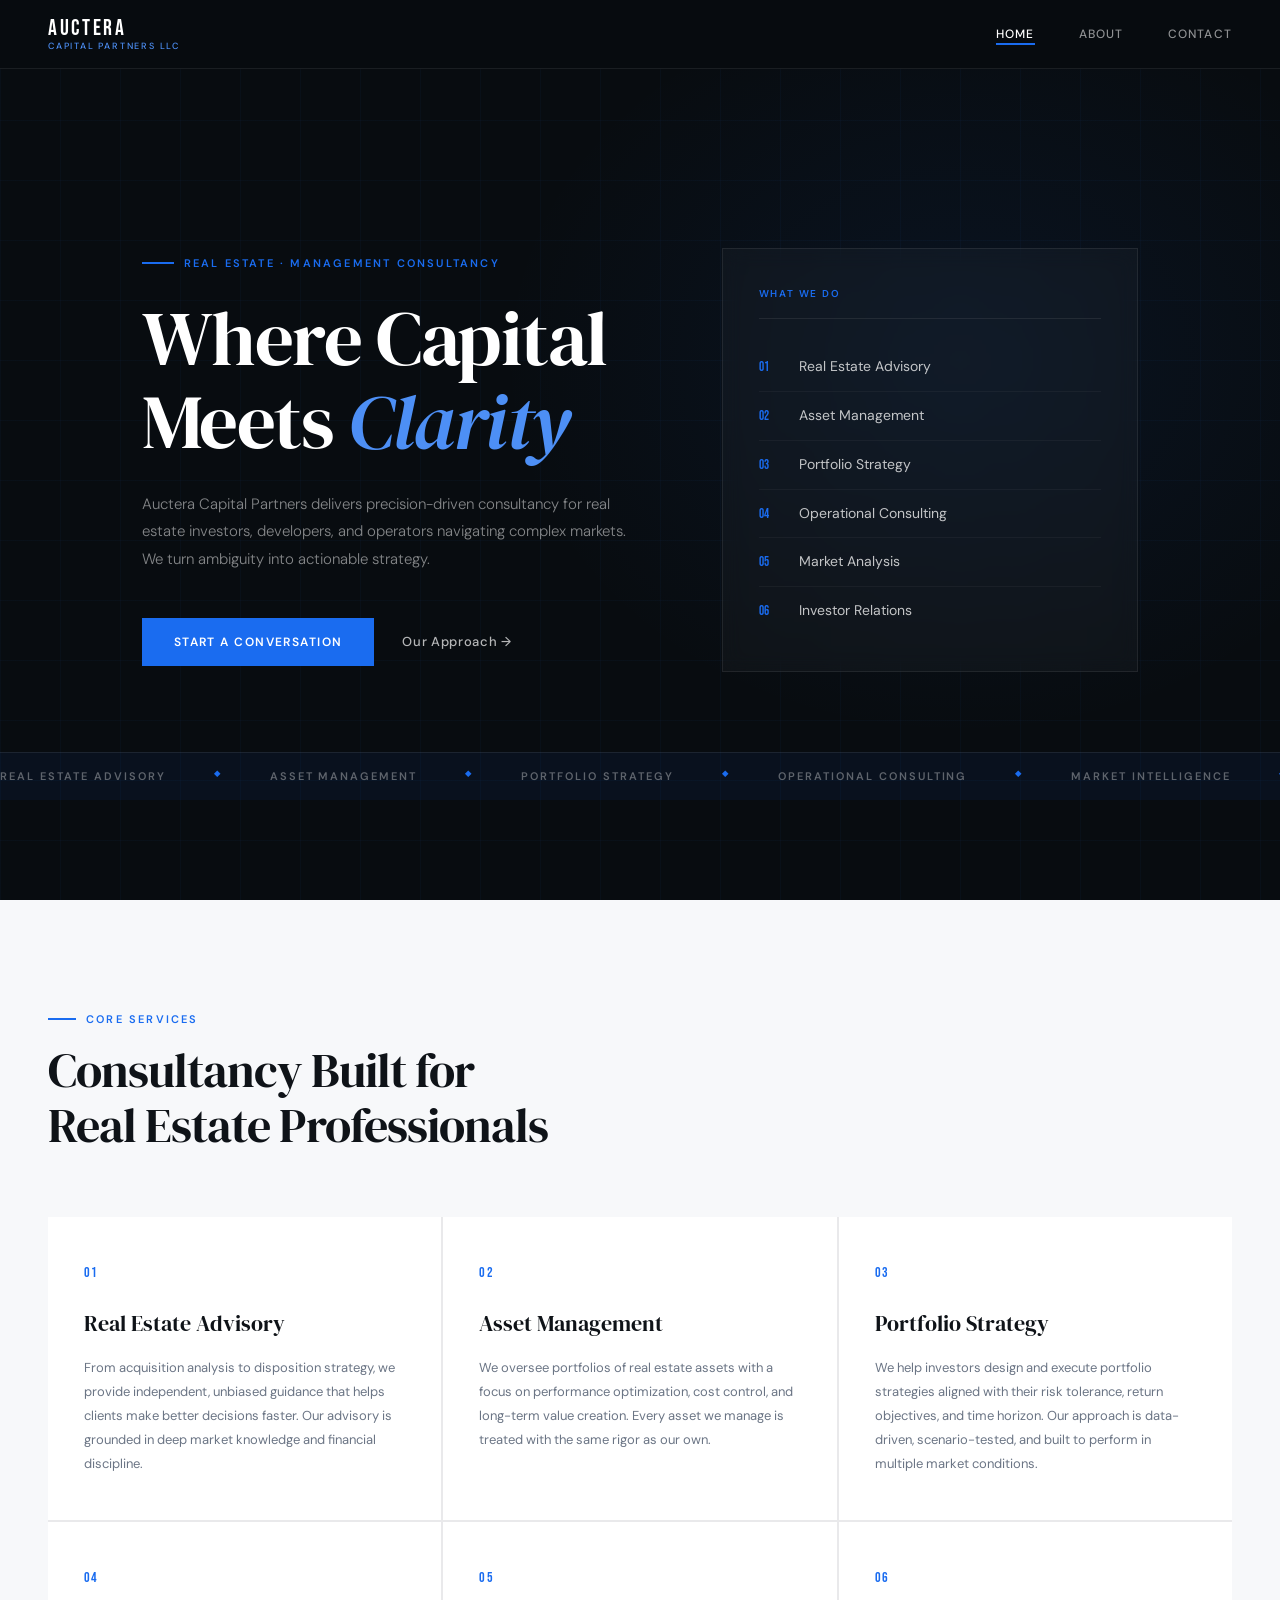
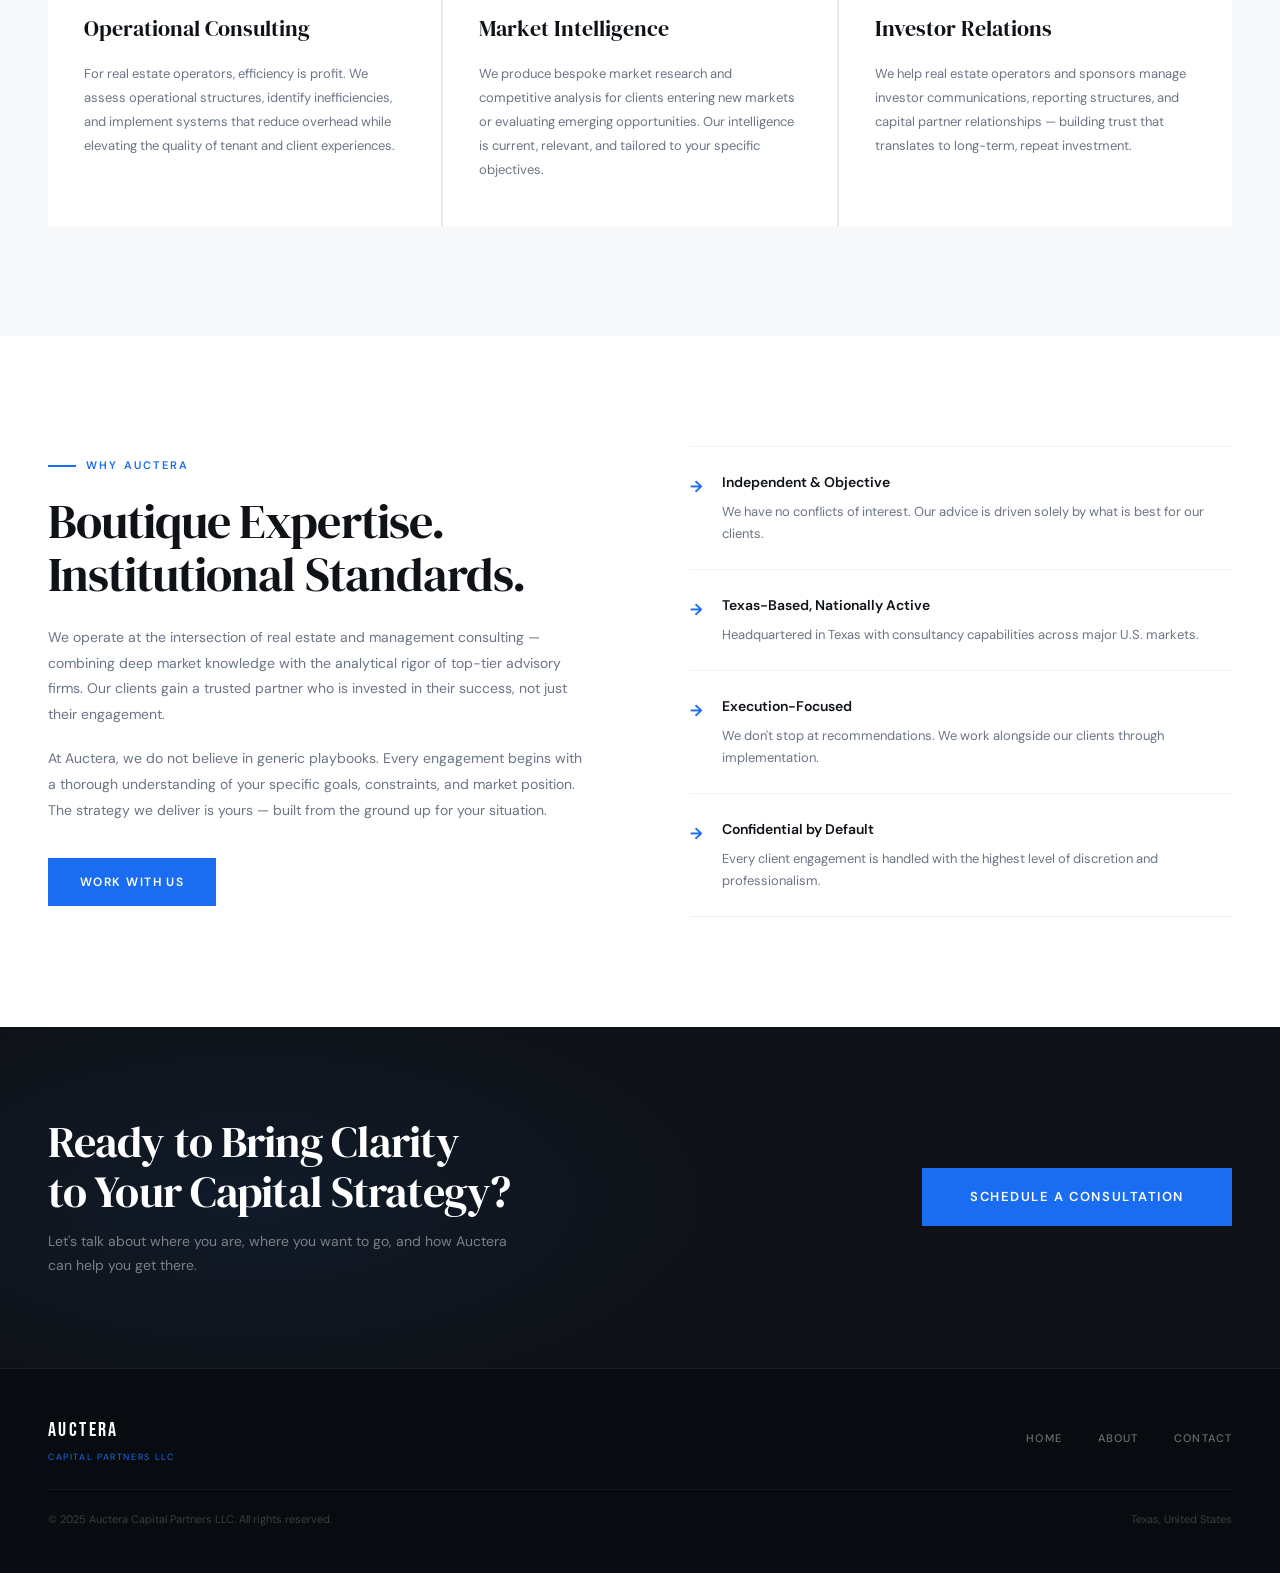
<file: index.html>
<!DOCTYPE html>
<html lang="en">
<head>
<meta charset="UTF-8">
<meta name="viewport" content="width=device-width, initial-scale=1.0">
<title>Auctera Capital Partners LLC</title>
<link href="https://fonts.googleapis.com/css2?family=Bebas+Neue&family=DM+Sans:wght@300;400;500;600&family=DM+Serif+Display:ital@0;1&display=swap" rel="stylesheet">
<link rel="stylesheet" href="style.css">
</head>
<body>
<nav class="nav">
  <div class="nav-inner">
    <a href="index.html" class="logo">
      <div class="logo-wordmark">AUCTERA</div>
      <div class="logo-sub">Capital Partners LLC</div>
    </a>
    <ul class="nav-links">
      <li><a href="index.html" class="active">Home</a></li>
      <li><a href="about.html">About</a></li>
      <li><a href="contact.html">Contact</a></li>
    </ul>
    <button class="hamburger" id="hamburger">&#9776;</button>
  </div>
</nav>

<section class="hero">
  <div class="hero-grid-bg"></div>
  <div class="hero-inner">
    <div class="hero-left">
      <div class="hero-tag">Real Estate · Management Consultancy</div>
      <h1 class="hero-title">Where Capital<br>Meets <em>Clarity</em></h1>
      <p class="hero-desc">Auctera Capital Partners delivers precision-driven consultancy for real estate investors, developers, and operators navigating complex markets. We turn ambiguity into actionable strategy.</p>
      <div class="hero-actions">
        <a href="contact.html" class="btn-primary">Start a Conversation</a>
        <a href="about.html" class="btn-outline">Our Approach →</a>
      </div>
    </div>
    <div class="hero-right">
      <div class="hero-card">
        <div class="hero-card-label">What We Do</div>
        <ul class="hero-card-list">
          <li><span class="hc-num">01</span>Real Estate Advisory</li>
          <li><span class="hc-num">02</span>Asset Management</li>
          <li><span class="hc-num">03</span>Portfolio Strategy</li>
          <li><span class="hc-num">04</span>Operational Consulting</li>
          <li><span class="hc-num">05</span>Market Analysis</li>
          <li><span class="hc-num">06</span>Investor Relations</li>
        </ul>
      </div>
    </div>
  </div>
  <div class="hero-ticker">
    <div class="ticker-inner">
      <span>Real Estate Advisory</span><span class="sep">◆</span>
      <span>Asset Management</span><span class="sep">◆</span>
      <span>Portfolio Strategy</span><span class="sep">◆</span>
      <span>Operational Consulting</span><span class="sep">◆</span>
      <span>Market Intelligence</span><span class="sep">◆</span>
      <span>Real Estate Advisory</span><span class="sep">◆</span>
      <span>Asset Management</span><span class="sep">◆</span>
      <span>Portfolio Strategy</span><span class="sep">◆</span>
      <span>Operational Consulting</span><span class="sep">◆</span>
      <span>Market Intelligence</span><span class="sep">◆</span>
    </div>
  </div>
</section>

<section class="services">
  <div class="container">
    <div class="section-head">
      <div class="section-tag">Core Services</div>
      <h2>Consultancy Built for<br>Real Estate Professionals</h2>
    </div>
    <div class="services-grid">
      <div class="service-card">
        <div class="service-num">01</div>
        <h3>Real Estate Advisory</h3>
        <p>From acquisition analysis to disposition strategy, we provide independent, unbiased guidance that helps clients make better decisions faster. Our advisory is grounded in deep market knowledge and financial discipline.</p>
        <div class="service-line"></div>
      </div>
      <div class="service-card">
        <div class="service-num">02</div>
        <h3>Asset Management</h3>
        <p>We oversee portfolios of real estate assets with a focus on performance optimization, cost control, and long-term value creation. Every asset we manage is treated with the same rigor as our own.</p>
        <div class="service-line"></div>
      </div>
      <div class="service-card">
        <div class="service-num">03</div>
        <h3>Portfolio Strategy</h3>
        <p>We help investors design and execute portfolio strategies aligned with their risk tolerance, return objectives, and time horizon. Our approach is data-driven, scenario-tested, and built to perform in multiple market conditions.</p>
        <div class="service-line"></div>
      </div>
      <div class="service-card">
        <div class="service-num">04</div>
        <h3>Operational Consulting</h3>
        <p>For real estate operators, efficiency is profit. We assess operational structures, identify inefficiencies, and implement systems that reduce overhead while elevating the quality of tenant and client experiences.</p>
        <div class="service-line"></div>
      </div>
      <div class="service-card">
        <div class="service-num">05</div>
        <h3>Market Intelligence</h3>
        <p>We produce bespoke market research and competitive analysis for clients entering new markets or evaluating emerging opportunities. Our intelligence is current, relevant, and tailored to your specific objectives.</p>
        <div class="service-line"></div>
      </div>
      <div class="service-card">
        <div class="service-num">06</div>
        <h3>Investor Relations</h3>
        <p>We help real estate operators and sponsors manage investor communications, reporting structures, and capital partner relationships — building trust that translates to long-term, repeat investment.</p>
        <div class="service-line"></div>
      </div>
    </div>
  </div>
</section>

<section class="why">
  <div class="container why-inner">
    <div class="why-left">
      <div class="section-tag">Why Auctera</div>
      <h2>Boutique Expertise.<br>Institutional Standards.</h2>
      <p>We operate at the intersection of real estate and management consulting — combining deep market knowledge with the analytical rigor of top-tier advisory firms. Our clients gain a trusted partner who is invested in their success, not just their engagement.</p>
      <p>At Auctera, we do not believe in generic playbooks. Every engagement begins with a thorough understanding of your specific goals, constraints, and market position. The strategy we deliver is yours — built from the ground up for your situation.</p>
      <a href="contact.html" class="btn-primary">Work With Us</a>
    </div>
    <div class="why-right">
      <div class="why-points">
        <div class="why-point">
          <div class="wp-icon">→</div>
          <div>
            <div class="wp-title">Independent & Objective</div>
            <p>We have no conflicts of interest. Our advice is driven solely by what is best for our clients.</p>
          </div>
        </div>
        <div class="why-point">
          <div class="wp-icon">→</div>
          <div>
            <div class="wp-title">Texas-Based, Nationally Active</div>
            <p>Headquartered in Texas with consultancy capabilities across major U.S. markets.</p>
          </div>
        </div>
        <div class="why-point">
          <div class="wp-icon">→</div>
          <div>
            <div class="wp-title">Execution-Focused</div>
            <p>We don't stop at recommendations. We work alongside our clients through implementation.</p>
          </div>
        </div>
        <div class="why-point">
          <div class="wp-icon">→</div>
          <div>
            <div class="wp-title">Confidential by Default</div>
            <p>Every client engagement is handled with the highest level of discretion and professionalism.</p>
          </div>
        </div>
      </div>
    </div>
  </div>
</section>

<section class="cta">
  <div class="container cta-inner">
    <div class="cta-text">
      <h2>Ready to Bring Clarity<br>to Your Capital Strategy?</h2>
      <p>Let's talk about where you are, where you want to go, and how Auctera can help you get there.</p>
    </div>
    <a href="contact.html" class="btn-primary btn-large">Schedule a Consultation</a>
  </div>
</section>

<footer class="footer">
  <div class="container footer-inner">
    <div class="footer-brand">
      <div class="footer-wordmark">AUCTERA</div>
      <div class="footer-tagline">Capital Partners LLC</div>
    </div>
    <div class="footer-nav">
      <a href="index.html">Home</a>
      <a href="about.html">About</a>
      <a href="contact.html">Contact</a>
    </div>
    <div class="footer-bottom">
      <span>&copy; 2025 Auctera Capital Partners LLC. All rights reserved.</span>
      <span>Texas, United States</span>
    </div>
  </div>
</footer>
<script src="main.js"></script>
</body>
</html>
</file>
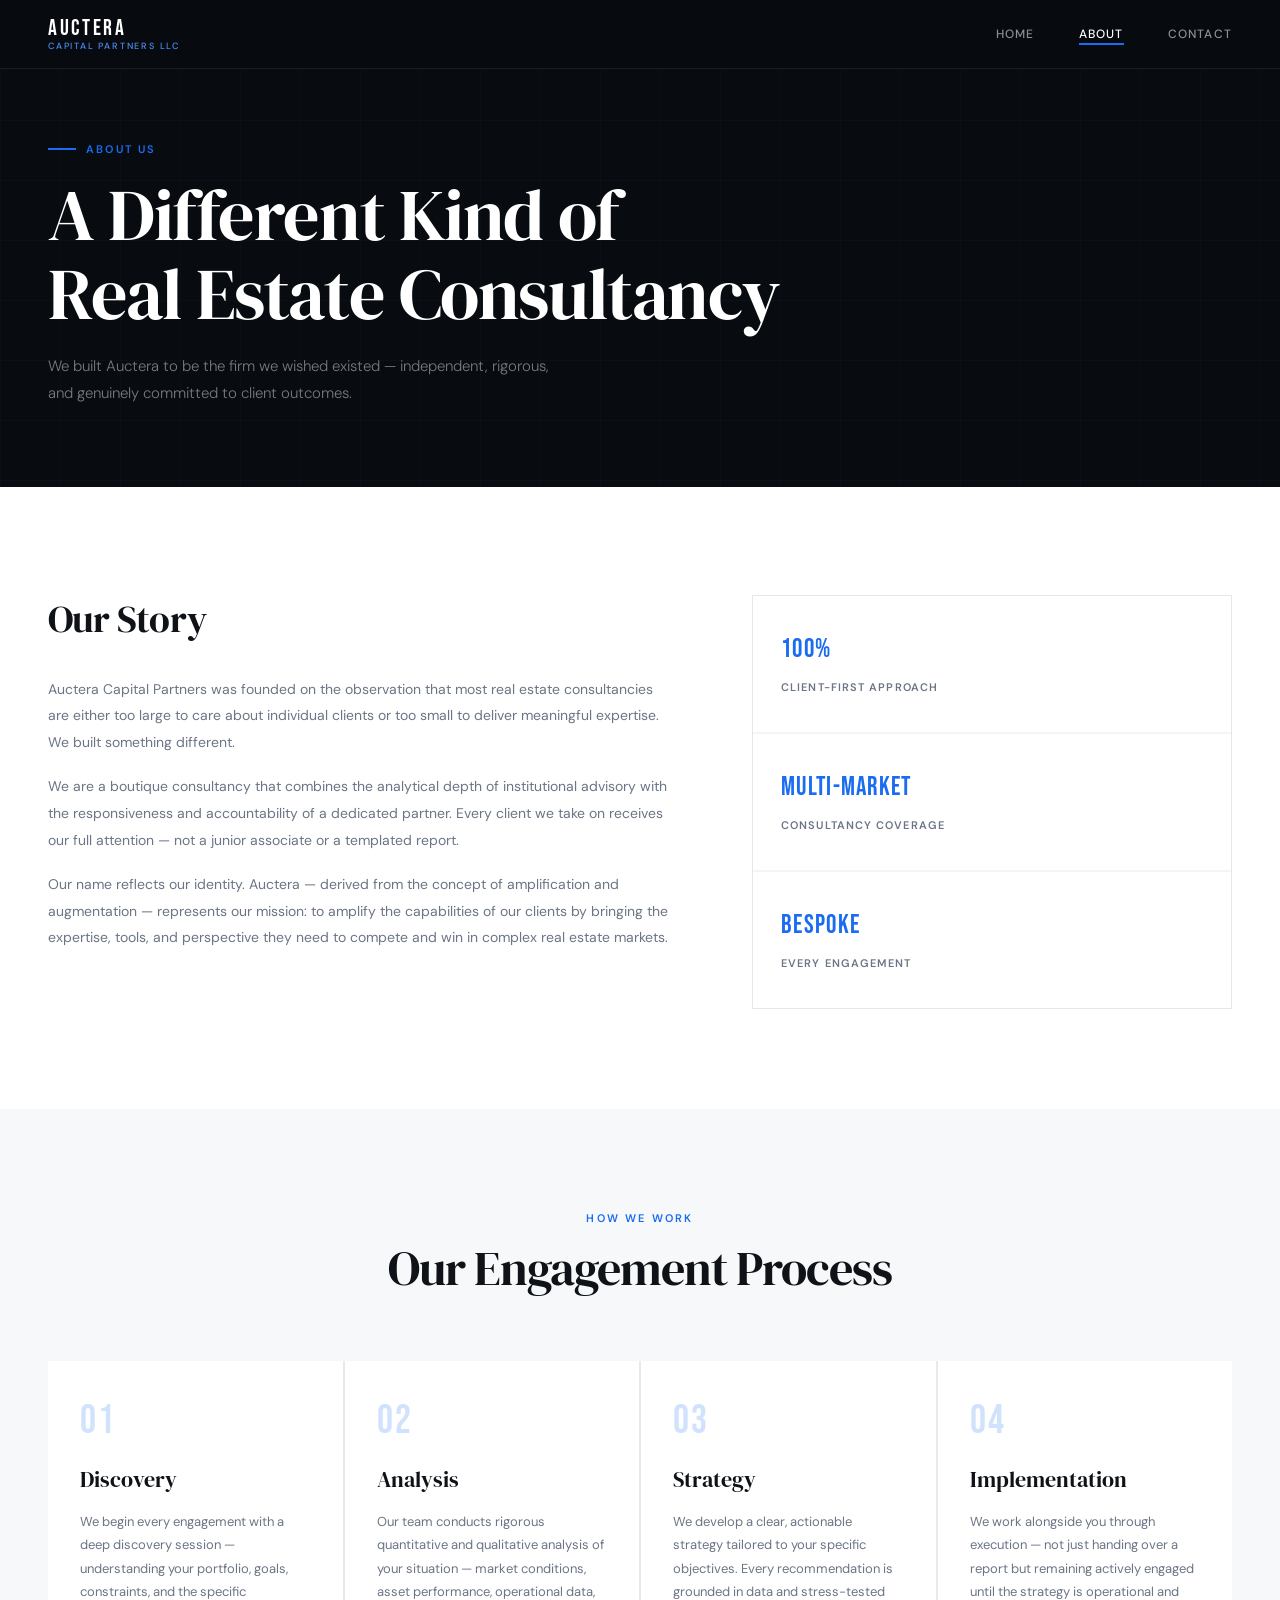
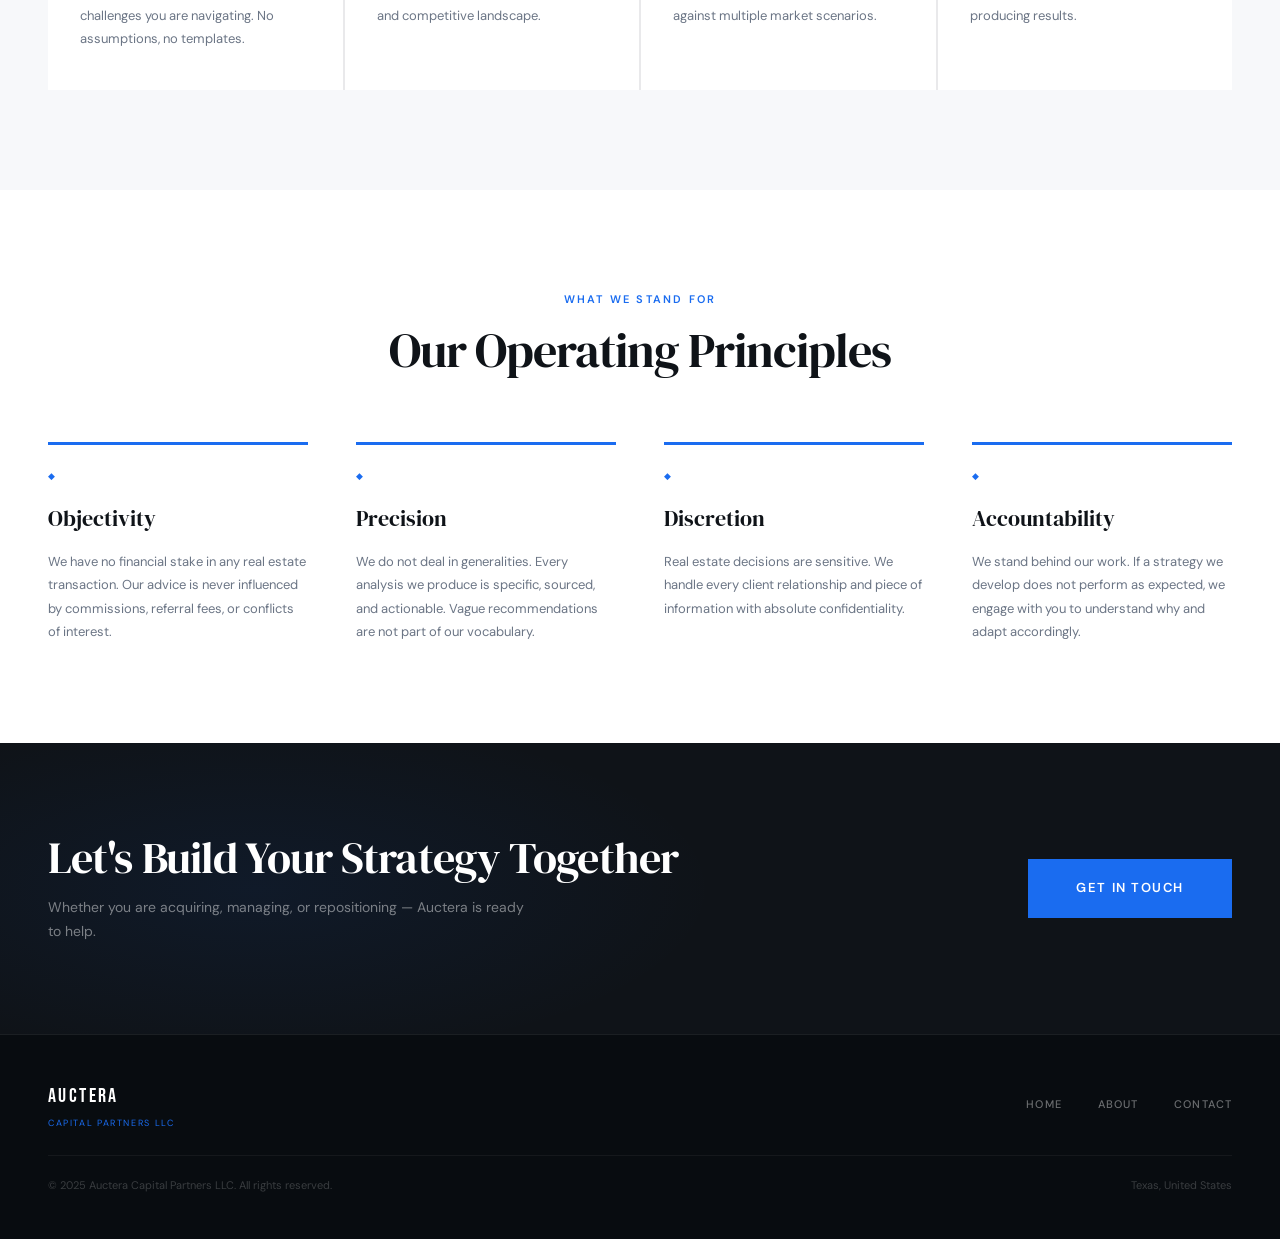
<file: about.html>
<!DOCTYPE html>
<html lang="en">
<head>
<meta charset="UTF-8">
<meta name="viewport" content="width=device-width, initial-scale=1.0">
<title>About — Auctera Capital Partners LLC</title>
<link href="https://fonts.googleapis.com/css2?family=Bebas+Neue&family=DM+Sans:wght@300;400;500;600&family=DM+Serif+Display:ital@0;1&display=swap" rel="stylesheet">
<link rel="stylesheet" href="style.css">
</head>
<body>
<nav class="nav">
  <div class="nav-inner">
    <a href="index.html" class="logo">
      <div class="logo-wordmark">AUCTERA</div>
      <div class="logo-sub">Capital Partners LLC</div>
    </a>
    <ul class="nav-links">
      <li><a href="index.html">Home</a></li>
      <li><a href="about.html" class="active">About</a></li>
      <li><a href="contact.html">Contact</a></li>
    </ul>
    <button class="hamburger" id="hamburger">&#9776;</button>
  </div>
</nav>

<section class="page-banner">
  <div class="container">
    <div class="section-tag">About Us</div>
    <h1 class="page-title">A Different Kind of<br>Real Estate Consultancy</h1>
    <p class="page-sub">We built Auctera to be the firm we wished existed — independent, rigorous, and genuinely committed to client outcomes.</p>
  </div>
</section>

<section class="about-story">
  <div class="container story-grid">
    <div class="story-text">
      <h2>Our Story</h2>
      <p>Auctera Capital Partners was founded on the observation that most real estate consultancies are either too large to care about individual clients or too small to deliver meaningful expertise. We built something different.</p>
      <p>We are a boutique consultancy that combines the analytical depth of institutional advisory with the responsiveness and accountability of a dedicated partner. Every client we take on receives our full attention — not a junior associate or a templated report.</p>
      <p>Our name reflects our identity. Auctera — derived from the concept of amplification and augmentation — represents our mission: to amplify the capabilities of our clients by bringing the expertise, tools, and perspective they need to compete and win in complex real estate markets.</p>
    </div>
    <div class="story-aside">
      <div class="aside-block">
        <div class="aside-num">100%</div>
        <div class="aside-label">Client-First Approach</div>
      </div>
      <div class="aside-block">
        <div class="aside-num">Multi-Market</div>
        <div class="aside-label">Consultancy Coverage</div>
      </div>
      <div class="aside-block">
        <div class="aside-num">Bespoke</div>
        <div class="aside-label">Every Engagement</div>
      </div>
    </div>
  </div>
</section>

<section class="about-process">
  <div class="container">
    <div class="section-head centered">
      <div class="section-tag">How We Work</div>
      <h2>Our Engagement Process</h2>
    </div>
    <div class="process-track">
      <div class="process-step">
        <div class="ps-num">01</div>
        <div class="ps-body">
          <h3>Discovery</h3>
          <p>We begin every engagement with a deep discovery session — understanding your portfolio, goals, constraints, and the specific challenges you are navigating. No assumptions, no templates.</p>
        </div>
      </div>
      <div class="process-step">
        <div class="ps-num">02</div>
        <div class="ps-body">
          <h3>Analysis</h3>
          <p>Our team conducts rigorous quantitative and qualitative analysis of your situation — market conditions, asset performance, operational data, and competitive landscape.</p>
        </div>
      </div>
      <div class="process-step">
        <div class="ps-num">03</div>
        <div class="ps-body">
          <h3>Strategy</h3>
          <p>We develop a clear, actionable strategy tailored to your specific objectives. Every recommendation is grounded in data and stress-tested against multiple market scenarios.</p>
        </div>
      </div>
      <div class="process-step">
        <div class="ps-num">04</div>
        <div class="ps-body">
          <h3>Implementation</h3>
          <p>We work alongside you through execution — not just handing over a report but remaining actively engaged until the strategy is operational and producing results.</p>
        </div>
      </div>
    </div>
  </div>
</section>

<section class="about-values">
  <div class="container">
    <div class="section-head centered">
      <div class="section-tag">What We Stand For</div>
      <h2>Our Operating Principles</h2>
    </div>
    <div class="principles-grid">
      <div class="principle">
        <div class="p-icon">◆</div>
        <h3>Objectivity</h3>
        <p>We have no financial stake in any real estate transaction. Our advice is never influenced by commissions, referral fees, or conflicts of interest.</p>
      </div>
      <div class="principle">
        <div class="p-icon">◆</div>
        <h3>Precision</h3>
        <p>We do not deal in generalities. Every analysis we produce is specific, sourced, and actionable. Vague recommendations are not part of our vocabulary.</p>
      </div>
      <div class="principle">
        <div class="p-icon">◆</div>
        <h3>Discretion</h3>
        <p>Real estate decisions are sensitive. We handle every client relationship and piece of information with absolute confidentiality.</p>
      </div>
      <div class="principle">
        <div class="p-icon">◆</div>
        <h3>Accountability</h3>
        <p>We stand behind our work. If a strategy we develop does not perform as expected, we engage with you to understand why and adapt accordingly.</p>
      </div>
    </div>
  </div>
</section>

<section class="cta">
  <div class="container cta-inner">
    <div class="cta-text">
      <h2>Let's Build Your Strategy Together</h2>
      <p>Whether you are acquiring, managing, or repositioning — Auctera is ready to help.</p>
    </div>
    <a href="contact.html" class="btn-primary btn-large">Get In Touch</a>
  </div>
</section>

<footer class="footer">
  <div class="container footer-inner">
    <div class="footer-brand">
      <div class="footer-wordmark">AUCTERA</div>
      <div class="footer-tagline">Capital Partners LLC</div>
    </div>
    <div class="footer-nav">
      <a href="index.html">Home</a>
      <a href="about.html">About</a>
      <a href="contact.html">Contact</a>
    </div>
    <div class="footer-bottom">
      <span>&copy; 2025 Auctera Capital Partners LLC. All rights reserved.</span>
      <span>Texas, United States</span>
    </div>
  </div>
</footer>
<script src="main.js"></script>
</body>
</html>
</file>
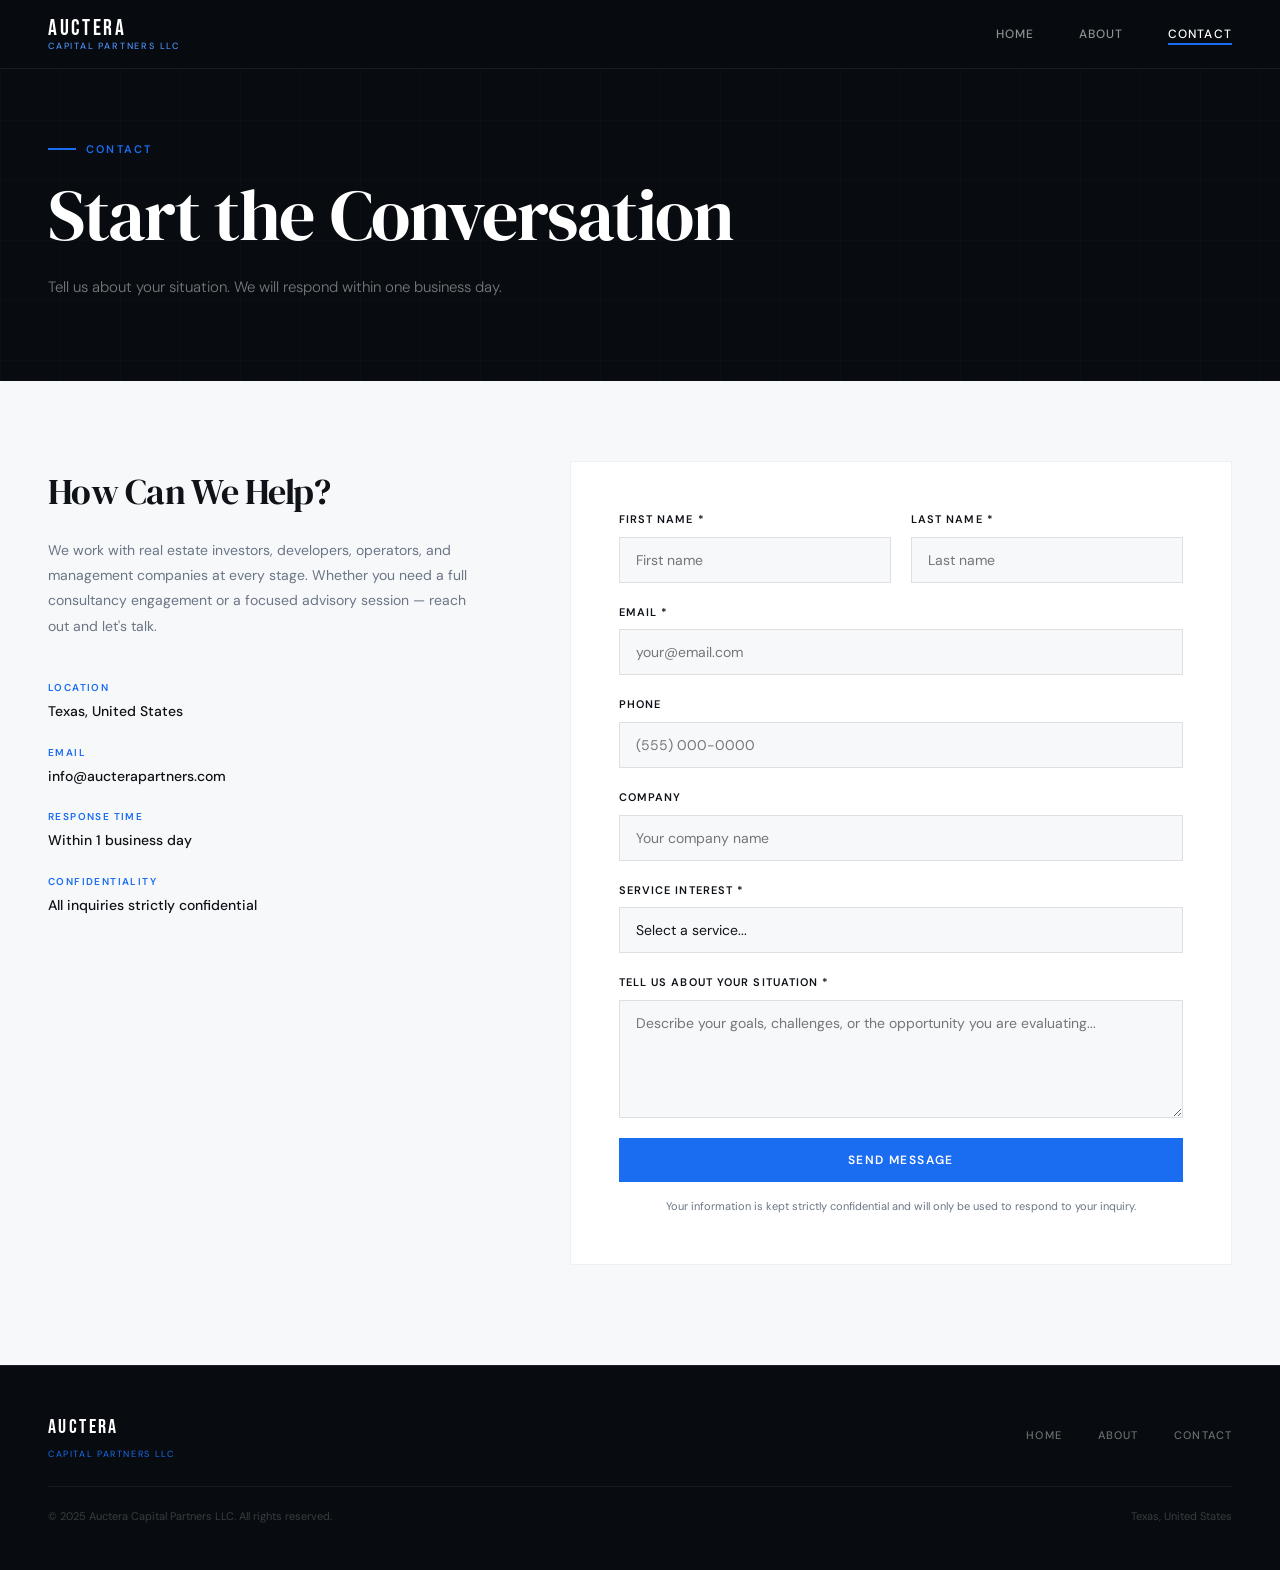
<file: contact.html>
<!DOCTYPE html>
<html lang="en">
<head>
<meta charset="UTF-8">
<meta name="viewport" content="width=device-width, initial-scale=1.0">
<title>Contact — Auctera Capital Partners LLC</title>
<link href="https://fonts.googleapis.com/css2?family=Bebas+Neue&family=DM+Sans:wght@300;400;500;600&family=DM+Serif+Display:ital@0;1&display=swap" rel="stylesheet">
<link rel="stylesheet" href="style.css">
</head>
<body>
<nav class="nav">
  <div class="nav-inner">
    <a href="index.html" class="logo">
      <div class="logo-wordmark">AUCTERA</div>
      <div class="logo-sub">Capital Partners LLC</div>
    </a>
    <ul class="nav-links">
      <li><a href="index.html">Home</a></li>
      <li><a href="about.html">About</a></li>
      <li><a href="contact.html" class="active">Contact</a></li>
    </ul>
    <button class="hamburger" id="hamburger">&#9776;</button>
  </div>
</nav>

<section class="page-banner">
  <div class="container">
    <div class="section-tag">Contact</div>
    <h1 class="page-title">Start the Conversation</h1>
    <p class="page-sub">Tell us about your situation. We will respond within one business day.</p>
  </div>
</section>

<section class="contact-section">
  <div class="container contact-layout">
    <div class="contact-left">
      <h2>How Can We Help?</h2>
      <p>We work with real estate investors, developers, operators, and management companies at every stage. Whether you need a full consultancy engagement or a focused advisory session — reach out and let's talk.</p>
      <div class="contact-details">
        <div class="cd-item">
          <div class="cd-label">Location</div>
          <div class="cd-value">Texas, United States</div>
        </div>
        <div class="cd-item">
          <div class="cd-label">Email</div>
          <div class="cd-value">info@aucterapartners.com</div>
        </div>
        <div class="cd-item">
          <div class="cd-label">Response Time</div>
          <div class="cd-value">Within 1 business day</div>
        </div>
        <div class="cd-item">
          <div class="cd-label">Confidentiality</div>
          <div class="cd-value">All inquiries strictly confidential</div>
        </div>
      </div>
    </div>
    <div class="contact-right">
      <form id="contactForm" class="contact-form">
        <div id="formSuccess" class="form-success" style="display:none">
          <div class="success-check">✓</div>
          <h3>Message Received</h3>
          <p>Thank you for contacting Auctera Capital Partners. We will be in touch within one business day.</p>
        </div>
        <div id="formFields">
          <div class="form-row">
            <div class="form-group">
              <label>First Name *</label>
              <input type="text" name="firstName" required placeholder="First name">
            </div>
            <div class="form-group">
              <label>Last Name *</label>
              <input type="text" name="lastName" required placeholder="Last name">
            </div>
          </div>
          <div class="form-group">
            <label>Email *</label>
            <input type="email" name="email" required placeholder="your@email.com">
          </div>
          <div class="form-group">
            <label>Phone</label>
            <input type="tel" name="phone" placeholder="(555) 000-0000">
          </div>
          <div class="form-group">
            <label>Company</label>
            <input type="text" name="company" placeholder="Your company name">
          </div>
          <div class="form-group">
            <label>Service Interest *</label>
            <select name="service" required>
              <option value="">Select a service...</option>
              <option>Real Estate Advisory</option>
              <option>Asset Management</option>
              <option>Portfolio Strategy</option>
              <option>Operational Consulting</option>
              <option>Market Intelligence</option>
              <option>Investor Relations</option>
              <option>General Inquiry</option>
            </select>
          </div>
          <div class="form-group">
            <label>Tell Us About Your Situation *</label>
            <textarea name="message" rows="5" required placeholder="Describe your goals, challenges, or the opportunity you are evaluating..."></textarea>
          </div>
          <button type="submit" class="btn-primary btn-full" id="submitBtn">
            <span id="btnText">Send Message</span>
          </button>
          <p class="form-note">Your information is kept strictly confidential and will only be used to respond to your inquiry.</p>
        </div>
      </form>
    </div>
  </div>
</section>

<footer class="footer">
  <div class="container footer-inner">
    <div class="footer-brand">
      <div class="footer-wordmark">AUCTERA</div>
      <div class="footer-tagline">Capital Partners LLC</div>
    </div>
    <div class="footer-nav">
      <a href="index.html">Home</a>
      <a href="about.html">About</a>
      <a href="contact.html">Contact</a>
    </div>
    <div class="footer-bottom">
      <span>&copy; 2025 Auctera Capital Partners LLC. All rights reserved.</span>
      <span>Texas, United States</span>
    </div>
  </div>
</footer>
<script src="main.js"></script>
</body>
</html>
</file>
<file: style.css>
/* ── Auctera Capital Partners — Stylesheet ── */
:root {
  --black: #080c10;
  --dark: #0f1318;
  --slate: #1a2030;
  --blue: #1a6cf0;
  --blue-light: #4d8ff5;
  --white: #ffffff;
  --off-white: #f7f8fa;
  --text: #0f1318;
  --muted: #6b7585;
  --border: rgba(26,108,240,0.15);
  --border-dark: rgba(255,255,255,0.08);
  --font-display: 'Bebas Neue', sans-serif;
  --font-serif: 'DM Serif Display', Georgia, serif;
  --font-body: 'DM Sans', sans-serif;
}

* { box-sizing: border-box; margin: 0; padding: 0; }
html { scroll-behavior: smooth; }

body {
  font-family: var(--font-body);
  color: var(--text);
  background: var(--white);
  font-size: 15px;
  line-height: 1.7;
  overflow-x: hidden;
}

/* ── NAV ── */
.nav {
  position: fixed;
  top: 0; left: 0; right: 0;
  z-index: 1000;
  background: rgba(8,12,16,0.96);
  border-bottom: 1px solid var(--border-dark);
  backdrop-filter: blur(16px);
}

.nav-inner {
  max-width: 1280px;
  margin: 0 auto;
  padding: 0 48px;
  height: 68px;
  display: flex;
  align-items: center;
  justify-content: space-between;
}

.logo { text-decoration: none; display: flex; flex-direction: column; line-height: 1; }

.logo-wordmark {
  font-family: var(--font-display);
  font-size: 22px;
  letter-spacing: 0.12em;
  color: var(--white);
  line-height: 1;
}

.logo-sub {
  font-size: 9px;
  font-weight: 500;
  letter-spacing: 0.2em;
  text-transform: uppercase;
  color: var(--blue-light);
  margin-top: 2px;
}

.nav-links {
  list-style: none;
  display: flex;
  gap: 44px;
}

.nav-links a {
  text-decoration: none;
  color: rgba(255,255,255,0.55);
  font-size: 12px;
  font-weight: 500;
  letter-spacing: 0.1em;
  text-transform: uppercase;
  transition: color 0.2s;
  position: relative;
  padding-bottom: 3px;
}

.nav-links a::after {
  content: '';
  position: absolute;
  bottom: 0; left: 0;
  width: 0; height: 2px;
  background: var(--blue);
  transition: width 0.25s;
}

.nav-links a:hover,
.nav-links a.active { color: var(--white); }
.nav-links a:hover::after,
.nav-links a.active::after { width: 100%; }

.hamburger {
  display: none;
  background: none;
  border: none;
  color: var(--white);
  font-size: 22px;
  cursor: pointer;
}

/* ── BUTTONS ── */
.btn-primary {
  display: inline-block;
  background: var(--blue);
  color: var(--white);
  text-decoration: none;
  padding: 14px 32px;
  font-size: 12px;
  font-weight: 600;
  letter-spacing: 0.12em;
  text-transform: uppercase;
  border: none;
  cursor: pointer;
  transition: background 0.2s, transform 0.15s, box-shadow 0.2s;
  font-family: var(--font-body);
}

.btn-primary:hover {
  background: var(--blue-light);
  transform: translateY(-2px);
  box-shadow: 0 10px 28px rgba(26,108,240,0.35);
}

.btn-outline {
  display: inline-block;
  color: rgba(255,255,255,0.7);
  text-decoration: none;
  font-size: 13px;
  font-weight: 500;
  letter-spacing: 0.05em;
  transition: color 0.2s;
}

.btn-outline:hover { color: var(--white); }

.btn-large { padding: 18px 48px; font-size: 13px; }
.btn-full { width: 100%; text-align: center; justify-content: center; }

/* ── HERO ── */
.hero {
  background: var(--black);
  min-height: 100vh;
  display: flex;
  flex-direction: column;
  justify-content: center;
  position: relative;
  overflow: hidden;
  padding-top: 68px;
}

.hero-grid-bg {
  position: absolute;
  inset: 0;
  background-image:
    linear-gradient(rgba(26,108,240,0.04) 1px, transparent 1px),
    linear-gradient(90deg, rgba(26,108,240,0.04) 1px, transparent 1px);
  background-size: 60px 60px;
}

.hero-grid-bg::after {
  content: '';
  position: absolute;
  inset: 0;
  background: radial-gradient(ellipse 60% 70% at 75% 40%, rgba(26,108,240,0.08) 0%, transparent 60%);
}

.hero-inner {
  position: relative;
  z-index: 2;
  max-width: 1280px;
  margin: 0 auto;
  padding: 80px 48px;
  display: grid;
  grid-template-columns: 1.2fr 1fr;
  gap: 80px;
  align-items: center;
}

.hero-tag {
  font-size: 11px;
  font-weight: 600;
  letter-spacing: 0.2em;
  text-transform: uppercase;
  color: var(--blue);
  margin-bottom: 24px;
  display: flex;
  align-items: center;
  gap: 10px;
}

.hero-tag::before {
  content: '';
  width: 32px; height: 2px;
  background: var(--blue);
}

.hero-title {
  font-family: var(--font-serif);
  font-size: clamp(52px, 6vw, 82px);
  font-weight: 400;
  color: var(--white);
  line-height: 1.08;
  letter-spacing: -0.02em;
  margin-bottom: 28px;
}

.hero-title em {
  font-style: italic;
  color: var(--blue-light);
}

.hero-desc {
  font-size: 15px;
  color: rgba(255,255,255,0.5);
  max-width: 500px;
  line-height: 1.85;
  margin-bottom: 44px;
  font-weight: 300;
}

.hero-actions { display: flex; align-items: center; gap: 28px; flex-wrap: wrap; }

.hero-card {
  background: rgba(255,255,255,0.03);
  border: 1px solid var(--border-dark);
  padding: 36px;
  backdrop-filter: blur(10px);
}

.hero-card-label {
  font-size: 10px;
  font-weight: 600;
  letter-spacing: 0.18em;
  text-transform: uppercase;
  color: var(--blue);
  margin-bottom: 24px;
  padding-bottom: 16px;
  border-bottom: 1px solid var(--border-dark);
}

.hero-card-list {
  list-style: none;
  display: flex;
  flex-direction: column;
  gap: 0;
}

.hero-card-list li {
  display: flex;
  align-items: center;
  gap: 16px;
  color: rgba(255,255,255,0.75);
  font-size: 14px;
  font-weight: 400;
  padding: 12px 0;
  border-bottom: 1px solid rgba(255,255,255,0.04);
  transition: color 0.2s;
}

.hero-card-list li:last-child { border-bottom: none; }
.hero-card-list li:hover { color: var(--white); }

.hc-num {
  font-family: var(--font-display);
  font-size: 13px;
  color: var(--blue);
  letter-spacing: 0.05em;
  width: 24px;
  flex-shrink: 0;
}

/* ── TICKER ── */
.hero-ticker {
  position: relative;
  z-index: 2;
  border-top: 1px solid var(--border-dark);
  overflow: hidden;
  padding: 14px 0;
  background: rgba(26,108,240,0.06);
}

.ticker-inner {
  display: flex;
  gap: 48px;
  animation: ticker 30s linear infinite;
  white-space: nowrap;
  font-size: 11px;
  font-weight: 600;
  letter-spacing: 0.18em;
  text-transform: uppercase;
  color: rgba(255,255,255,0.35);
}

.ticker-inner .sep { color: var(--blue); font-size: 8px; }

@keyframes ticker { from { transform: translateX(0); } to { transform: translateX(-50%); } }

/* ── CONTAINER ── */
.container { max-width: 1280px; margin: 0 auto; padding: 0 48px; }

/* ── SECTION HEADS ── */
.section-head { margin-bottom: 64px; }
.section-head.centered { text-align: center; }

.section-tag {
  font-size: 11px;
  font-weight: 600;
  letter-spacing: 0.2em;
  text-transform: uppercase;
  color: var(--blue);
  margin-bottom: 14px;
  display: flex;
  align-items: center;
  gap: 10px;
}

.section-head.centered .section-tag { justify-content: center; }

.section-tag::before {
  content: '';
  width: 28px; height: 2px;
  background: var(--blue);
}

.section-head.centered .section-tag::before { display: none; }

.section-head h2 {
  font-family: var(--font-serif);
  font-size: clamp(30px, 4vw, 48px);
  font-weight: 400;
  color: var(--text);
  letter-spacing: -0.02em;
  line-height: 1.15;
}

/* ── SERVICES ── */
.services {
  padding: 110px 0;
  background: var(--off-white);
}

.services-grid {
  display: grid;
  grid-template-columns: repeat(3, 1fr);
  gap: 2px;
  background: rgba(0,0,0,0.06);
}

.service-card {
  background: var(--white);
  padding: 44px 36px;
  position: relative;
  transition: background 0.3s;
  overflow: hidden;
}

.service-card::before {
  content: '';
  position: absolute;
  bottom: 0; left: 0; right: 0;
  height: 3px;
  background: var(--blue);
  transform: scaleX(0);
  transform-origin: left;
  transition: transform 0.3s;
}

.service-card:hover { background: var(--dark); }
.service-card:hover::before { transform: scaleX(1); }
.service-card:hover h3 { color: var(--white); }
.service-card:hover p { color: rgba(255,255,255,0.5); }
.service-card:hover .service-num { color: var(--blue); }

.service-num {
  font-family: var(--font-display);
  font-size: 14px;
  letter-spacing: 0.1em;
  color: var(--blue);
  margin-bottom: 20px;
  transition: color 0.3s;
}

.service-card h3 {
  font-family: var(--font-serif);
  font-size: 22px;
  color: var(--text);
  margin-bottom: 14px;
  transition: color 0.3s;
  font-weight: 400;
}

.service-card p {
  font-size: 13px;
  color: var(--muted);
  line-height: 1.85;
  transition: color 0.3s;
}

/* ── WHY ── */
.why {
  padding: 110px 0;
  background: var(--white);
}

.why-inner {
  display: grid;
  grid-template-columns: 1fr 1fr;
  gap: 100px;
  align-items: center;
}

.why-left .section-tag { margin-bottom: 20px; }

.why-left h2 {
  font-family: var(--font-serif);
  font-size: clamp(32px, 4vw, 48px);
  font-weight: 400;
  color: var(--text);
  letter-spacing: -0.02em;
  line-height: 1.1;
  margin-bottom: 24px;
}

.why-left p {
  font-size: 14px;
  color: var(--muted);
  line-height: 1.85;
  margin-bottom: 18px;
}

.why-left .btn-primary { margin-top: 16px; }

.why-points { display: flex; flex-direction: column; gap: 0; }

.why-point {
  display: flex;
  gap: 20px;
  padding: 24px 0;
  border-bottom: 1px solid rgba(0,0,0,0.06);
}

.why-point:first-child { border-top: 1px solid rgba(0,0,0,0.06); }

.wp-icon {
  color: var(--blue);
  font-size: 16px;
  font-weight: 700;
  flex-shrink: 0;
  margin-top: 2px;
}

.wp-title {
  font-size: 14px;
  font-weight: 600;
  color: var(--text);
  margin-bottom: 6px;
}

.why-point p {
  font-size: 13px;
  color: var(--muted);
  line-height: 1.7;
}

/* ── CTA ── */
.cta {
  background: var(--dark);
  padding: 90px 0;
  position: relative;
  overflow: hidden;
}

.cta::before {
  content: '';
  position: absolute;
  inset: 0;
  background: radial-gradient(ellipse 60% 100% at 20% 50%, rgba(26,108,240,0.08) 0%, transparent 60%);
}

.cta-inner {
  position: relative;
  z-index: 2;
  display: flex;
  align-items: center;
  justify-content: space-between;
  gap: 48px;
  flex-wrap: wrap;
}

.cta-text h2 {
  font-family: var(--font-serif);
  font-size: clamp(28px, 3.5vw, 44px);
  font-weight: 400;
  color: var(--white);
  letter-spacing: -0.02em;
  margin-bottom: 12px;
  line-height: 1.15;
}

.cta-text p {
  font-size: 14px;
  color: rgba(255,255,255,0.45);
  max-width: 480px;
  line-height: 1.7;
}

/* ── PAGE BANNER ── */
.page-banner {
  background: var(--black);
  padding: 140px 0 80px;
  position: relative;
  overflow: hidden;
}

.page-banner::before {
  content: '';
  position: absolute;
  inset: 0;
  background-image:
    linear-gradient(rgba(26,108,240,0.04) 1px, transparent 1px),
    linear-gradient(90deg, rgba(26,108,240,0.04) 1px, transparent 1px);
  background-size: 60px 60px;
}

.page-banner .container { position: relative; z-index: 2; }
.page-banner .section-tag { margin-bottom: 16px; }

.page-title {
  font-family: var(--font-serif);
  font-size: clamp(40px, 6vw, 72px);
  font-weight: 400;
  color: var(--white);
  letter-spacing: -0.02em;
  line-height: 1.1;
  margin-bottom: 20px;
}

.page-sub {
  font-size: 15px;
  color: rgba(255,255,255,0.45);
  max-width: 520px;
  line-height: 1.8;
  font-weight: 300;
}

/* ── ABOUT ── */
.about-story {
  padding: 100px 0;
  background: var(--white);
}

.story-grid {
  display: grid;
  grid-template-columns: 1.3fr 1fr;
  gap: 80px;
  align-items: start;
}

.story-text h2 {
  font-family: var(--font-serif);
  font-size: 38px;
  font-weight: 400;
  color: var(--text);
  margin-bottom: 24px;
  letter-spacing: -0.02em;
}

.story-text p {
  font-size: 14px;
  color: var(--muted);
  line-height: 1.9;
  margin-bottom: 18px;
}

.story-aside {
  display: flex;
  flex-direction: column;
  gap: 2px;
  background: rgba(0,0,0,0.04);
  border: 1px solid rgba(0,0,0,0.06);
  align-self: flex-start;
  margin-top: 8px;
}

.aside-block {
  background: var(--white);
  padding: 32px 28px;
  border-bottom: 3px solid transparent;
  transition: border-color 0.2s;
}

.aside-block:hover { border-color: var(--blue); }

.aside-num {
  font-family: var(--font-display);
  font-size: 26px;
  letter-spacing: 0.05em;
  color: var(--blue);
  margin-bottom: 6px;
}

.aside-label {
  font-size: 11px;
  font-weight: 600;
  letter-spacing: 0.1em;
  text-transform: uppercase;
  color: var(--muted);
}

/* ── PROCESS ── */
.about-process {
  padding: 100px 0;
  background: var(--off-white);
}

.process-track {
  display: grid;
  grid-template-columns: repeat(4, 1fr);
  gap: 2px;
  background: rgba(0,0,0,0.06);
}

.process-step {
  background: var(--white);
  padding: 40px 32px;
  transition: background 0.25s;
}

.process-step:hover { background: var(--dark); }
.process-step:hover .ps-num { color: var(--blue); }
.process-step:hover h3 { color: var(--white); }
.process-step:hover p { color: rgba(255,255,255,0.45); }

.ps-num {
  font-family: var(--font-display);
  font-size: 40px;
  letter-spacing: 0.05em;
  color: rgba(26,108,240,0.2);
  line-height: 1;
  margin-bottom: 20px;
  transition: color 0.25s;
}

.process-step h3 {
  font-family: var(--font-serif);
  font-size: 22px;
  font-weight: 400;
  color: var(--text);
  margin-bottom: 12px;
  transition: color 0.25s;
}

.process-step p {
  font-size: 13px;
  color: var(--muted);
  line-height: 1.8;
  transition: color 0.25s;
}

/* ── PRINCIPLES ── */
.about-values {
  padding: 100px 0;
  background: var(--white);
}

.principles-grid {
  display: grid;
  grid-template-columns: repeat(4, 1fr);
  gap: 48px;
}

.principle { border-top: 3px solid var(--blue); padding-top: 24px; }

.p-icon {
  color: var(--blue);
  font-size: 9px;
  margin-bottom: 16px;
}

.principle h3 {
  font-family: var(--font-serif);
  font-size: 22px;
  font-weight: 400;
  color: var(--text);
  margin-bottom: 12px;
}

.principle p {
  font-size: 13px;
  color: var(--muted);
  line-height: 1.8;
}

/* ── CONTACT ── */
.contact-section {
  padding: 80px 0 100px;
  background: var(--off-white);
}

.contact-layout {
  display: grid;
  grid-template-columns: 1fr 1.5fr;
  gap: 80px;
  align-items: start;
}

.contact-left h2 {
  font-family: var(--font-serif);
  font-size: 36px;
  font-weight: 400;
  color: var(--text);
  margin-bottom: 16px;
  letter-spacing: -0.02em;
}

.contact-left > p {
  font-size: 14px;
  color: var(--muted);
  line-height: 1.8;
  margin-bottom: 40px;
}

.contact-details { display: flex; flex-direction: column; gap: 20px; }

.cd-item { display: flex; flex-direction: column; gap: 4px; }

.cd-label {
  font-size: 10px;
  font-weight: 600;
  letter-spacing: 0.14em;
  text-transform: uppercase;
  color: var(--blue);
}

.cd-value {
  font-size: 14px;
  color: var(--text);
  font-weight: 500;
}

.contact-right { background: var(--white); border: 1px solid rgba(0,0,0,0.06); padding: 48px; }

.form-row { display: grid; grid-template-columns: 1fr 1fr; gap: 20px; }

.form-group { display: flex; flex-direction: column; gap: 8px; margin-bottom: 20px; }

.form-group label {
  font-size: 11px;
  font-weight: 600;
  letter-spacing: 0.1em;
  text-transform: uppercase;
  color: var(--text);
}

.form-group input,
.form-group select,
.form-group textarea {
  padding: 13px 16px;
  border: 1px solid rgba(0,0,0,0.1);
  background: var(--off-white);
  font-family: var(--font-body);
  font-size: 14px;
  color: var(--text);
  outline: none;
  transition: border-color 0.2s, background 0.2s;
  border-radius: 0;
  appearance: none;
  width: 100%;
}

.form-group input:focus,
.form-group select:focus,
.form-group textarea:focus {
  border-color: var(--blue);
  background: var(--white);
}

.form-group textarea { resize: vertical; }

.form-note {
  font-size: 11px;
  color: var(--muted);
  line-height: 1.6;
  margin-top: 16px;
  text-align: center;
}

.form-success {
  text-align: center;
  padding: 60px 20px;
}

.success-check {
  width: 56px; height: 56px;
  background: var(--blue);
  color: var(--white);
  font-size: 22px;
  font-weight: bold;
  display: flex;
  align-items: center;
  justify-content: center;
  margin: 0 auto 24px;
}

.form-success h3 {
  font-family: var(--font-serif);
  font-size: 28px;
  color: var(--text);
  margin-bottom: 12px;
  font-weight: 400;
}

.form-success p {
  font-size: 14px;
  color: var(--muted);
  line-height: 1.8;
}

/* ── FOOTER ── */
.footer {
  background: var(--black);
  border-top: 1px solid var(--border-dark);
  padding: 44px 0;
}

.footer-inner { display: flex; align-items: center; justify-content: space-between; flex-wrap: wrap; gap: 24px; }

.footer-wordmark {
  font-family: var(--font-display);
  font-size: 20px;
  letter-spacing: 0.12em;
  color: var(--white);
}

.footer-tagline {
  font-size: 9px;
  letter-spacing: 0.18em;
  text-transform: uppercase;
  color: var(--blue);
  margin-top: 3px;
}

.footer-nav { display: flex; gap: 36px; }

.footer-nav a {
  text-decoration: none;
  color: rgba(255,255,255,0.4);
  font-size: 11px;
  font-weight: 500;
  letter-spacing: 0.1em;
  text-transform: uppercase;
  transition: color 0.2s;
}

.footer-nav a:hover { color: var(--blue-light); }

.footer-bottom {
  width: 100%;
  border-top: 1px solid rgba(255,255,255,0.05);
  padding-top: 20px;
  display: flex;
  justify-content: space-between;
  font-size: 11px;
  color: rgba(255,255,255,0.2);
}

/* ── ANIMATIONS ── */
.fade-up {
  opacity: 0;
  transform: translateY(24px);
  transition: opacity 0.6s ease, transform 0.6s ease;
}
.fade-up.visible { opacity: 1; transform: translateY(0); }

/* ── RESPONSIVE ── */
@media (max-width: 1024px) {
  .services-grid { grid-template-columns: repeat(2, 1fr); }
  .why-inner { grid-template-columns: 1fr; gap: 56px; }
  .story-grid { grid-template-columns: 1fr; gap: 48px; }
  .process-track { grid-template-columns: repeat(2, 1fr); }
  .principles-grid { grid-template-columns: repeat(2, 1fr); gap: 32px; }
  .contact-layout { grid-template-columns: 1fr; gap: 48px; }
  .hero-inner { grid-template-columns: 1fr; }
  .hero-right { display: none; }
}

@media (max-width: 768px) {
  .nav-links { display: none; }
  .nav-links.open {
    display: flex;
    flex-direction: column;
    position: absolute;
    top: 68px; left: 0; right: 0;
    background: var(--black);
    padding: 20px 48px;
    gap: 16px;
    border-bottom: 1px solid var(--border-dark);
  }
  .hamburger { display: block; }
  .nav-inner { position: relative; }
  .services-grid { grid-template-columns: 1fr; }
  .process-track { grid-template-columns: 1fr; }
  .principles-grid { grid-template-columns: 1fr; }
  .cta-inner { flex-direction: column; align-items: flex-start; }
  .form-row { grid-template-columns: 1fr; }
  .contact-right { padding: 28px 24px; }
  .container { padding: 0 24px; }
  .footer-bottom { flex-direction: column; gap: 8px; }
}
</file>
